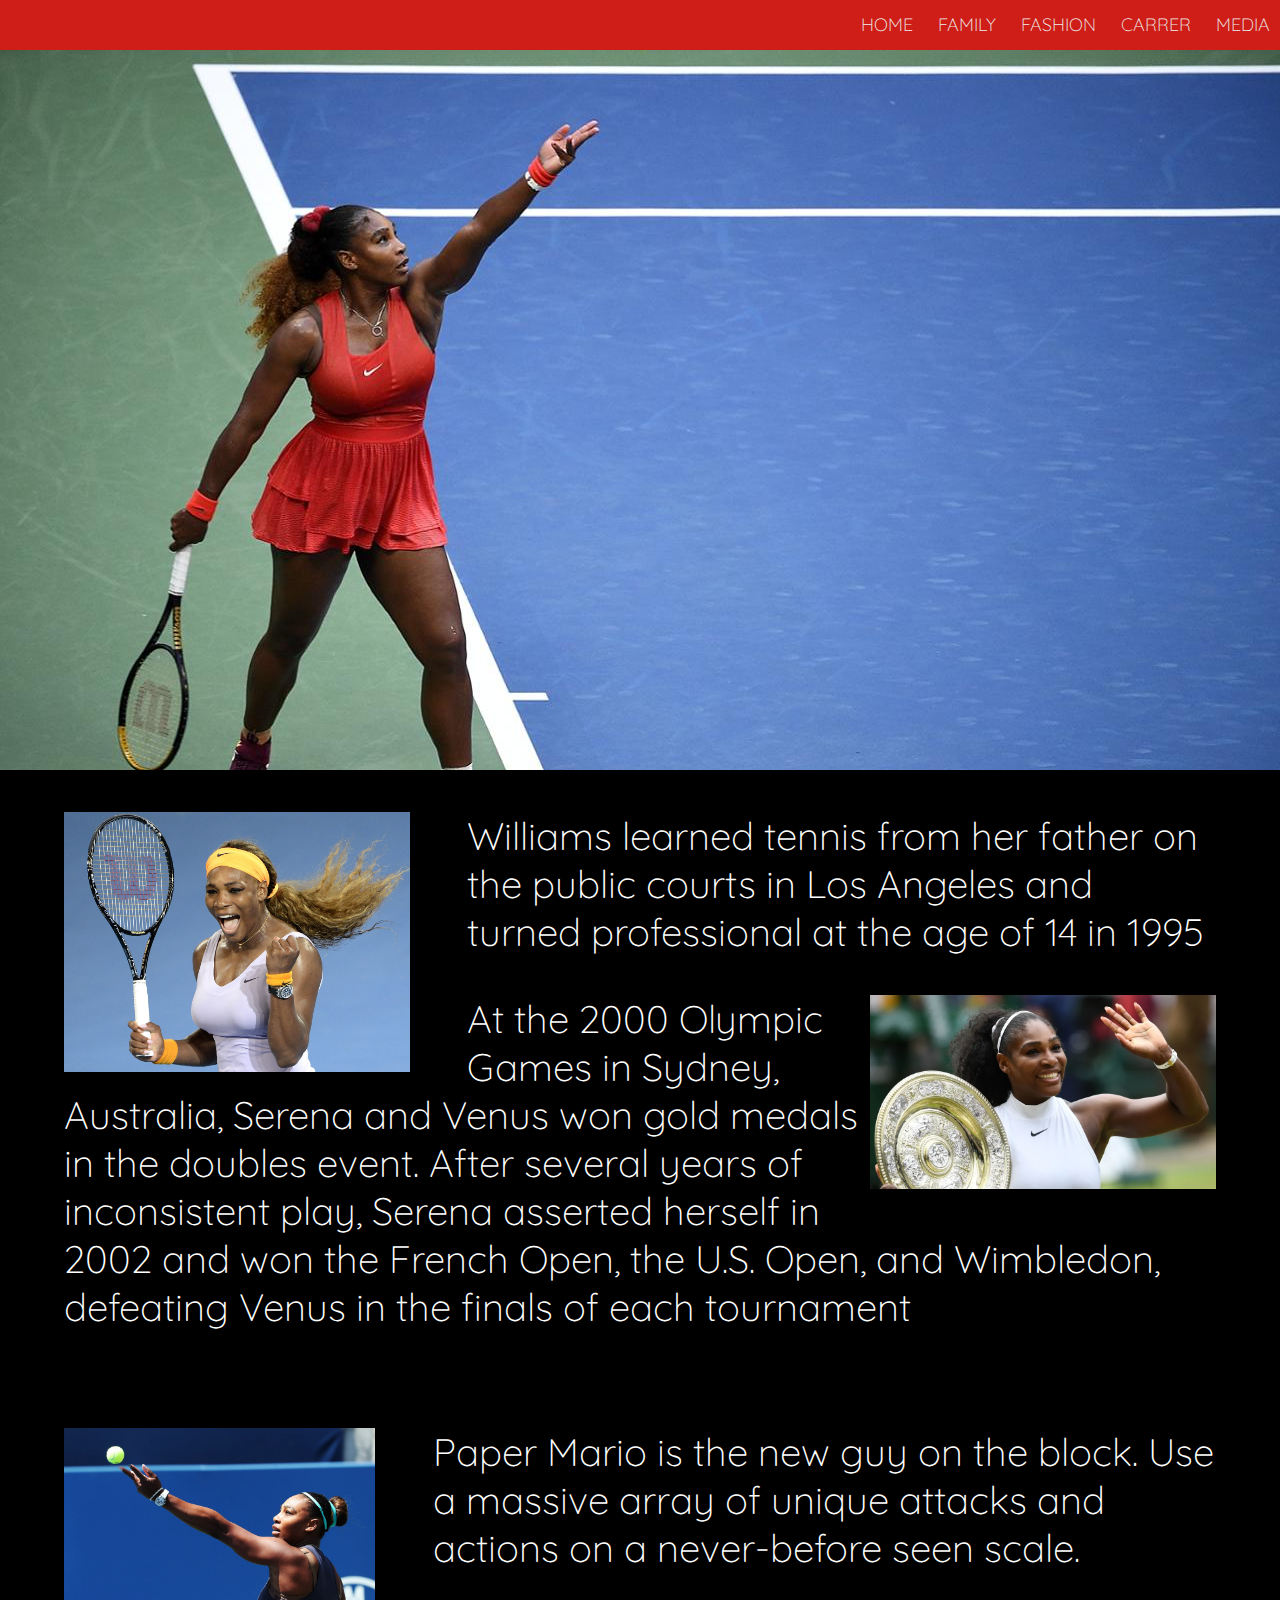
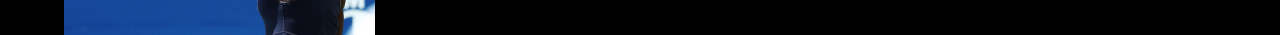
<file: carrer 2.html>
<!DOCTYPE html>
<html>
<head><title>Serena Williams</title>
<link rel="stylesheet" href="styles.css">
<meta charset="UTF-8" name="viewport" content="width=device-width, initial-scale=1">
<link rel="icon" href="images/sillhoutte.jpg">
<link rel="preconnect" href="https://fonts.googleapis.com">
<link rel="preconnect" href="https://fonts.gstatic.com" crossorigin>
<link rel="preconnect" href="https://fonts.googleapis.com">
<link rel="preconnect" href="https://fonts.gstatic.com" crossorigin>
<link rel="preconnect" href="https://fonts.googleapis.com">
<link rel="preconnect" href="https://fonts.gstatic.com" crossorigin>
<link href="https://fonts.googleapis.com/css2?family=Playfair+Display&family=Quicksand:wght@300&display=swap" rel="stylesheet">
</head>
<!DOCTYPE html>
<html>
<head><title>Serena Williams</title>
<link rel="stylesheet" href="styles.css">
<meta charset="UTF-8" name="viewport" content="width=device-width, initial-scale=1">
<link rel="icon" href="assets/mainIcon.png">
<link rel="preconnect" href="https://fonts.googleapis.com">
<link rel="preconnect" href="https://fonts.gstatic.com" crossorigin>
<link rel="preconnect" href="https://fonts.googleapis.com">
<link rel="preconnect" href="https://fonts.gstatic.com" crossorigin>
<link rel="preconnect" href="https://fonts.googleapis.com">
<link rel="preconnect" href="https://fonts.gstatic.com" crossorigin>
<link rel="preconnect" href="https://fonts.googleapis.com">
<link rel="preconnect" href="https://fonts.gstatic.com" crossorigin>
<link rel="preconnect" href="https://fonts.googleapis.com">
<link rel="preconnect" href="https://fonts.gstatic.com" crossorigin>
<link href="https://fonts.googleapis.com/css2?family=Barlow:wght@100&family=Playfair+Display&family=Quicksand:wght@300&display=swap" rel="stylesheet">
</head>
<body>
<nav>
    <div class="nav">
        <input type="checkbox" id="nav-check">
        <div class="nav-header">
          <div class="nav-title">
             
          </div>
        </div>
        <div class="nav-btn">
          <label for="nav-check">
            <span></span>
            <span></span>
            <span></span>
          </label>
        </div>
        
        <div class="nav-links">
          <a href="index.html">HOME</a>
          <a href="family.html">FAMILY</a>
          <a href="fashion.html">FASHION</a>
          <a href="carrer.html">CARRER</a>
          <a href="media.html">MEDIA</a>
        </div>
      </div>
</nav>

<img src="images/serena8.jpeg" alt="banner" class="banner">


<p><img src="images/serena1.webp" alt="battle2" class="imgLeftFloat" width="30%">
  Williams learned tennis from her father on the public courts in Los Angeles and turned professional at the age of 14 in 1995
</p>

<p><img src="images/serenatrophy.webp" alt="battle1" class ="imgRightFloat" width="30%">
  At the 2000 Olympic Games in Sydney, Australia, Serena and Venus won gold medals in the doubles event. After several years of inconsistent play, Serena asserted herself in 2002 and won the French Open, the U.S. Open, and Wimbledon, defeating Venus in the finals of each tournament
</p>

<br>

<p><img src="images/serena6.webp" alt="battle3" class="imgLeftFloat" width="27%">
  Paper Mario is the new guy on the block. Use a massive array of unique attacks and actions on a never-before seen scale.
</p>

<br>

</body>
</html>
</file>
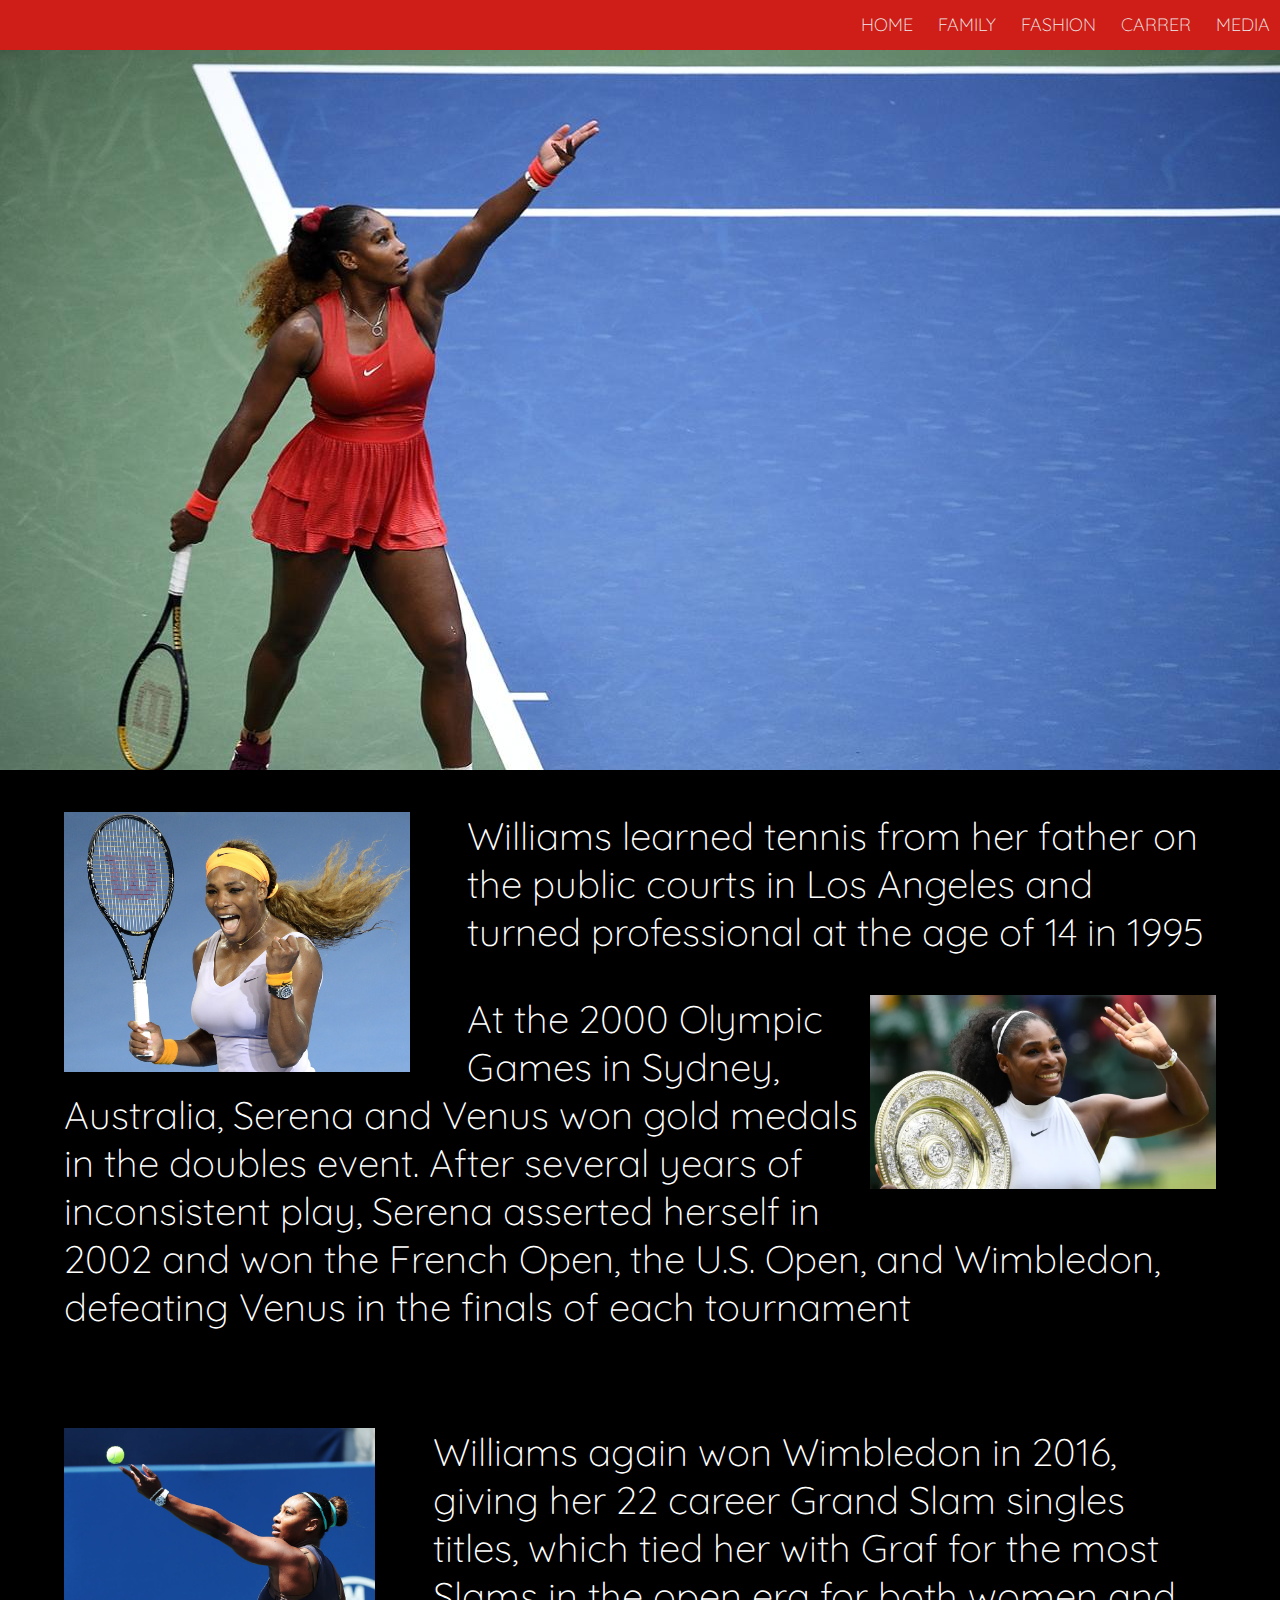
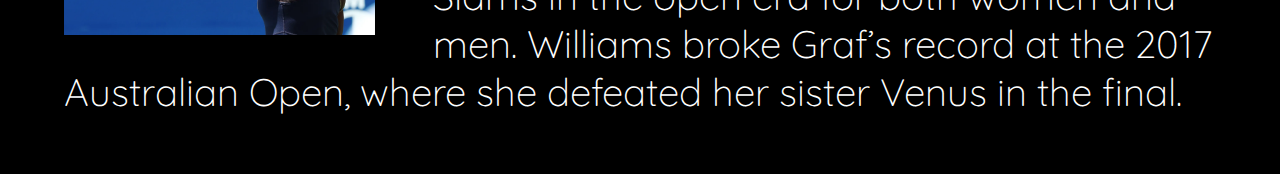
<file: carrer.html>
<!DOCTYPE html>
<html>
<head><title>Serena Williams</title>
<link rel="stylesheet" href="styles.css">
<meta charset="UTF-8" name="viewport" content="width=device-width, initial-scale=1">
<link rel="icon" href="images/sillhoutte.jpg">
<link rel="preconnect" href="https://fonts.googleapis.com">
<link rel="preconnect" href="https://fonts.gstatic.com" crossorigin>
<link rel="preconnect" href="https://fonts.googleapis.com">
<link rel="preconnect" href="https://fonts.gstatic.com" crossorigin>
<link rel="preconnect" href="https://fonts.googleapis.com">
<link rel="preconnect" href="https://fonts.gstatic.com" crossorigin>
<link href="https://fonts.googleapis.com/css2?family=Playfair+Display&family=Quicksand:wght@300&display=swap" rel="stylesheet">
</head>
<!DOCTYPE html>
<html>
<head><title>Serena Williams</title>
<link rel="stylesheet" href="styles.css">
<meta charset="UTF-8" name="viewport" content="width=device-width, initial-scale=1">
<link rel="icon" href="assets/mainIcon.png">
<link rel="preconnect" href="https://fonts.googleapis.com">
<link rel="preconnect" href="https://fonts.gstatic.com" crossorigin>
<link rel="preconnect" href="https://fonts.googleapis.com">
<link rel="preconnect" href="https://fonts.gstatic.com" crossorigin>
<link rel="preconnect" href="https://fonts.googleapis.com">
<link rel="preconnect" href="https://fonts.gstatic.com" crossorigin>
<link rel="preconnect" href="https://fonts.googleapis.com">
<link rel="preconnect" href="https://fonts.gstatic.com" crossorigin>
<link rel="preconnect" href="https://fonts.googleapis.com">
<link rel="preconnect" href="https://fonts.gstatic.com" crossorigin>
<link href="https://fonts.googleapis.com/css2?family=Barlow:wght@100&family=Playfair+Display&family=Quicksand:wght@300&display=swap" rel="stylesheet">
</head>
<body>
<nav>
    <div class="nav">
        <input type="checkbox" id="nav-check">
        <div class="nav-header">
          <div class="nav-title">
             
          </div>
        </div>
        <div class="nav-btn">
          <label for="nav-check">
            <span></span>
            <span></span>
            <span></span>
          </label>
        </div>
        
        <div class="nav-links">
          <a href="index.html">HOME</a>
          <a href="family.html">FAMILY</a>
          <a href="fashion.html">FASHION</a>
          <a href="carrer.html">CARRER</a>
          <a href="media.html">MEDIA</a>
        </div>
      </div>
</nav>

<img src="images/serena8.jpeg" alt="banner" class="banner">


<p><img src="images/serena1.webp" alt="battle2" class="imgLeftFloat" width="30%">
  Williams learned tennis from her father on the public courts in Los Angeles and turned professional at the age of 14 in 1995
</p>

<p><img src="images/serenatrophy.webp" alt="battle1" class ="imgRightFloat" width="30%">
  At the 2000 Olympic Games in Sydney, Australia, Serena and Venus won gold medals in the doubles event. After several years of inconsistent play, Serena asserted herself in 2002 and won the French Open, the U.S. Open, and Wimbledon, defeating Venus in the finals of each tournament
</p>

<br>

<p><img src="images/serena6.webp" alt="battle3" class="imgLeftFloat" width="27%">
  Williams again won Wimbledon in 2016, giving her 22 career Grand Slam singles titles, which tied her with Graf for the most Slams in the open era for both women and men. Williams broke Graf’s record at the 2017 Australian Open, where she defeated her sister Venus in the final.
</p>

<br>

</body>
</html>
</file>
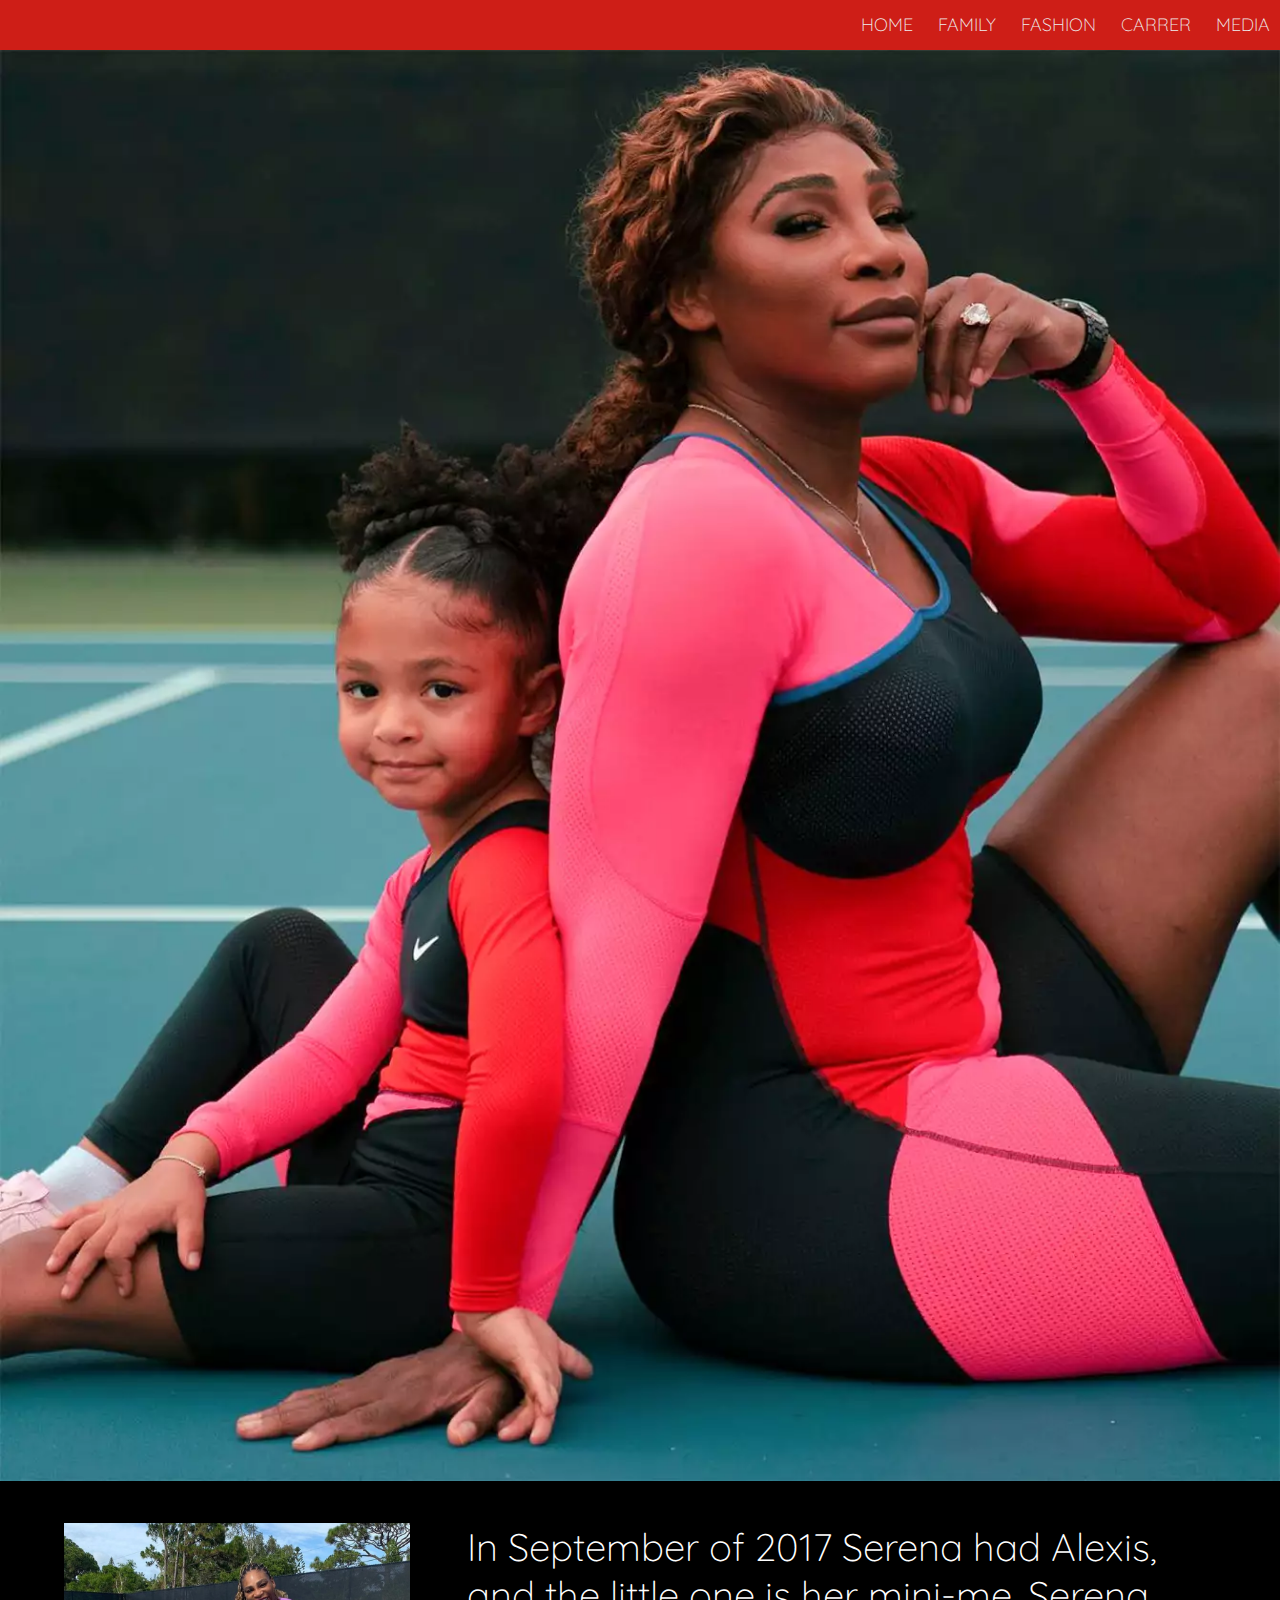
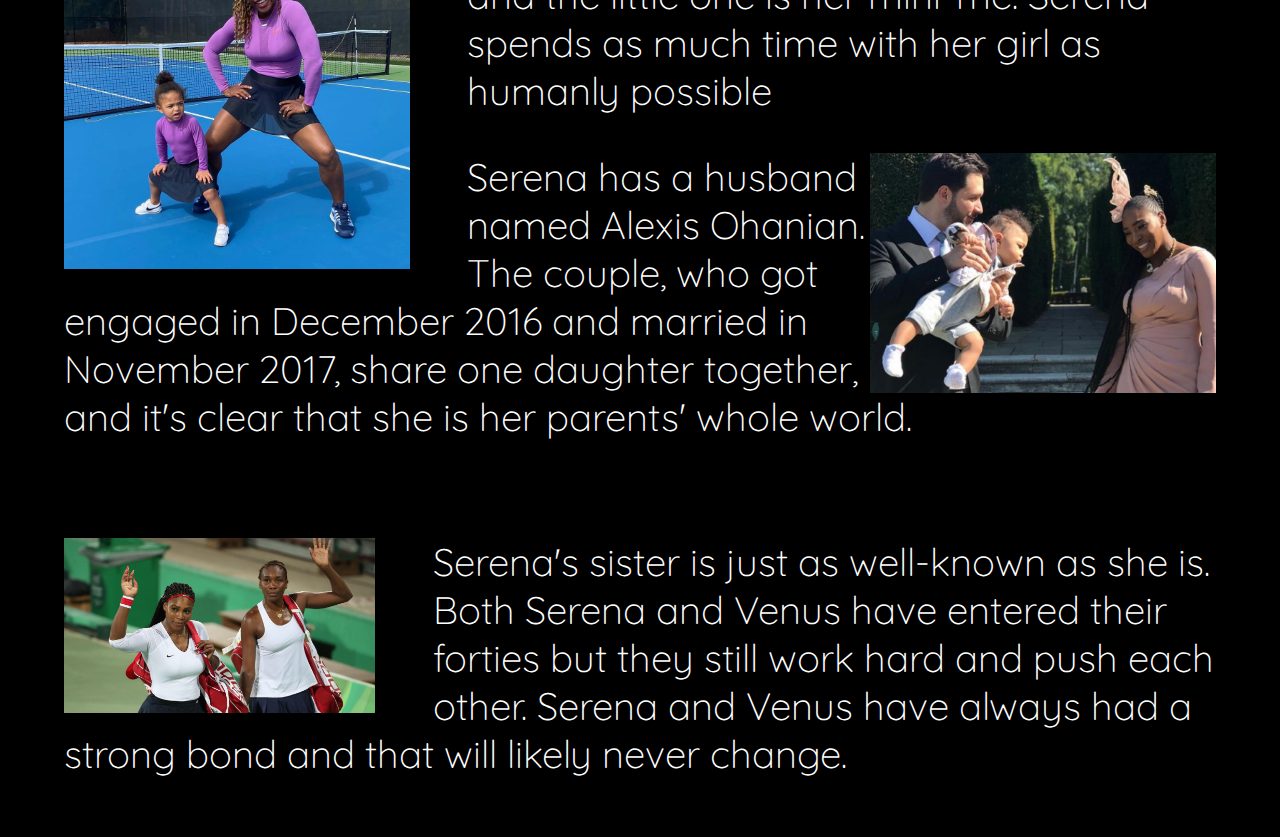
<file: family.html>
<!DOCTYPE html>
<html>
<head><title>Serena Williams</title>
<link rel="stylesheet" href="styles.css">
<meta charset="UTF-8" name="viewport" content="width=device-width, initial-scale=1">
<link rel="icon" href="images/sillhoutte.jpg">
<link rel="preconnect" href="https://fonts.googleapis.com">
<link rel="preconnect" href="https://fonts.gstatic.com" crossorigin>
<link rel="preconnect" href="https://fonts.googleapis.com">
<link rel="preconnect" href="https://fonts.gstatic.com" crossorigin>
<link rel="preconnect" href="https://fonts.googleapis.com">
<link rel="preconnect" href="https://fonts.gstatic.com" crossorigin>
<link rel="preconnect" href="https://fonts.googleapis.com">
<link rel="preconnect" href="https://fonts.gstatic.com" crossorigin>
<link rel="preconnect" href="https://fonts.googleapis.com">
<link rel="preconnect" href="https://fonts.gstatic.com" crossorigin>
<link href="https://fonts.googleapis.com/css2?family=Barlow:wght@100&family=Playfair+Display&family=Quicksand:wght@300&display=swap" rel="stylesheet">
</head>
<body>
<nav>
    <div class="nav">
        <input type="checkbox" id="nav-check">
        <div class="nav-header">
          <div class="nav-title">
             
          </div>
        </div>
        <div class="nav-btn">
          <label for="nav-check">
            <span></span>
            <span></span>
            <span></span>
          </label>
        </div>
        
        <div class="nav-links">
          <a href="index.html">HOME</a>
          <a href="family.html">FAMILY</a>
          <a href="fashion.html">FASHION</a>
          <a href="carrer.html">CARRER</a>
          <a href="media.html">MEDIA</a>
        </div>
      </div>
</nav>

<img src="images/serena9.webp" alt="banner" class="banner">


<p><img src="images/serenafam4.webp" alt="battle2" class="imgLeftFloat" width="30%">
  In September of 2017 Serena had Alexis, and the little one is her mini-me. Serena spends as much time with her girl as humanly possible
</p>

<p><img src="images/serenafam3.jpeg" alt="battle1" class ="imgRightFloat" width="30%">
    Serena has a husband named Alexis Ohanian. The couple, who got engaged in December 2016 and married in November 2017, share one daughter together, and it's clear that she is her parents' whole world.
</p>

<br>

<p><img src="images/venusandserena.jpeg" alt="battle3" class="imgLeftFloat" width="27%">
  Serena's sister is just as well-known as she is. Both Serena and Venus have entered their forties but they still work hard and push each other. Serena and Venus have always had a strong bond and that will likely never change.
</p>

<br>

</body>
</html>
</file>
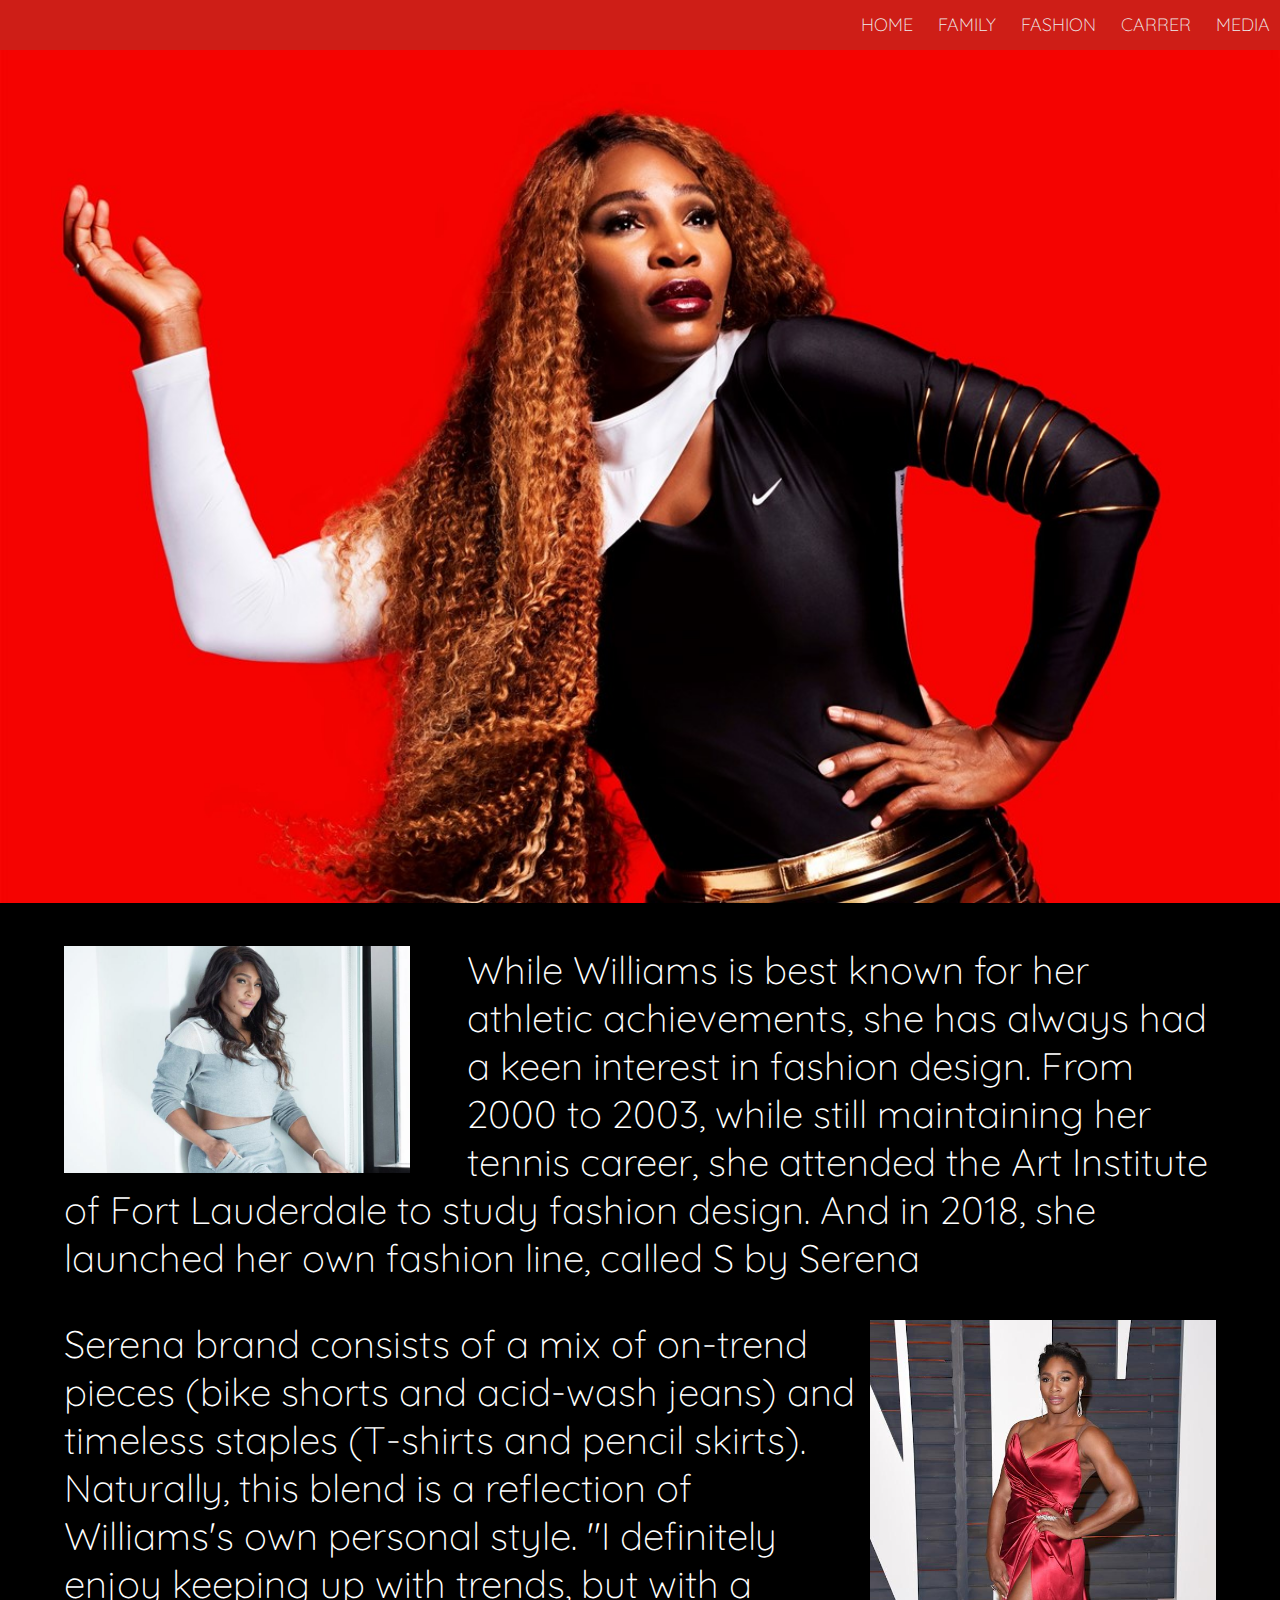
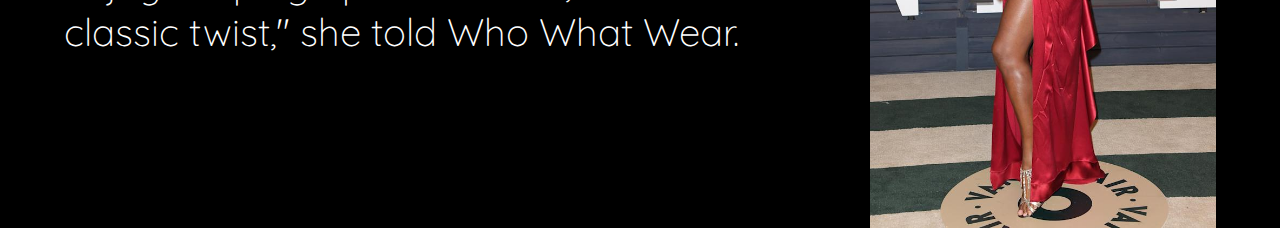
<file: fashion.html>
<!DOCTYPE html>
<html>
<head><title>Serena Williams</title>
<link rel="stylesheet" href="styles.css">
<meta charset="UTF-8" name="viewport" content="width=device-width, initial-scale=1">
<link rel="icon" href="images/sillhoutte.jpg">
<link rel="preconnect" href="https://fonts.googleapis.com">
<link rel="preconnect" href="https://fonts.gstatic.com" crossorigin>
<link rel="preconnect" href="https://fonts.googleapis.com">
<link rel="preconnect" href="https://fonts.gstatic.com" crossorigin>
<link rel="preconnect" href="https://fonts.googleapis.com">
<link rel="preconnect" href="https://fonts.gstatic.com" crossorigin>
<link rel="preconnect" href="https://fonts.googleapis.com">
<link rel="preconnect" href="https://fonts.gstatic.com" crossorigin>
<link rel="preconnect" href="https://fonts.googleapis.com">
<link rel="preconnect" href="https://fonts.gstatic.com" crossorigin>
<link href="https://fonts.googleapis.com/css2?family=Barlow:wght@100&family=Playfair+Display&family=Quicksand:wght@300&display=swap" rel="stylesheet">
</head>
<body>
<nav>
    <div class="nav">
        <input type="checkbox" id="nav-check">
        <div class="nav-header">
          <div class="nav-title">
             
          </div>
        </div>
        <div class="nav-btn">
          <label for="nav-check">
            <span></span>
            <span></span>
            <span></span>
          </label>
        </div>
        
        <div class="nav-links">
          <a href="index.html">HOME</a>
          <a href="family.html">FAMILY</a>
          <a href="fashion.html">FASHION</a>
          <a href="carrer.html">CARRER</a>
          <a href="media.html">MEDIA</a>
        </div>
      </div>
</nav>

<img src="images/serenafashion3.jpeg" alt="banner" class="banner">


<p><img src="images/serenafashion1.jpeg" alt="battle2" class="imgLeftFloat" width="30%">
  While Williams is best known for her athletic achievements, she has always had a keen interest in fashion design. From 2000 to 2003, while still maintaining her tennis career, she attended the Art Institute of Fort Lauderdale to study fashion design. And in 2018, she launched her own fashion line, called S by Serena
</p>

<p><img src="images/serenafashion2.jpeg" alt="battle1" class ="imgRightFloat" width="30%">
  Serena brand consists of a mix of on-trend pieces (bike shorts and acid-wash jeans) and timeless staples (T-shirts and pencil skirts). Naturally, this blend is a reflection of Williams's own personal style. "I definitely enjoy keeping up with trends, but with a classic twist," she told Who What Wear. 
</p>

<br>


<br>

</body>
</html>
</file>
<file: styles.css>
*{
    box-sizing: border-box;
}
  
body{
    margin: 0px;
    font-family: 'Quicksand', sans-serif;
    background-color: black;
}

h1{
    text-align:center;
    font-size: 4vw;
    font-weight:lighter;
    color: white;
}

p{
    font-size: 3vw;
    padding-left: 5%;
    padding-right: 5%;
    color:white;
    font-family: 'Quicksand', sans-serif;
    font-weight:lighter;
}

ul{
    font-size: 2.5vw;
    padding-left: 5%;
    padding-right: 5%;
}

hr{
    height: 8px;
    background-color:#F94A88;
    align-content: right;

}

.footer{
    left: 0;
    bottom: 0;
    width: 100%;
    background-color: #bebebe;
    color: black;
    text-align: center;
}

.banner{
  width: 100%;
  height: auto;
}

.imgLeftFloat{
  float: left;
  margin-right: 5%;
  height: auto;
}

.imgRightFloat{
   float: right;
   height: auto;
}

blockquote{
   font-size: 3.5vw;
   align-content: center;
   text-align: center;
}

.centerText{
  align-content: center;
  text-align: center;
  font-size: 2.75vw;
}

/*Socials*/
.fa {
    padding: 20px;
    font-size: 30px;
    width: 100px;
    text-align: center;
    text-decoration: none;
    display: flex;
    align-items: center;
}
  
.fa:hover {
    opacity: 0.7;
}
  
/* Facebook */
.fa-facebook {
    background: #3B5998;
    color: white;
}
  
/* Twitter */
.fa-twitter {
    background: #55ACEE;
    color: white;
}

/* Instagram*/
.fa-instagram {
    background: #D34B80;
    color: white;
}

  
/*navbar*/
.nav {
    height: 50px;
    width: 100%;
    background-color: #CE1E17;
    position: relative;
}
  
.nav > .nav-header {
    display: inline;
}
  
.nav > .nav-header > .nav-title {
    display: inline-block;
    font-size: 22px;
    color: #fff;
    padding: 10px 10px 10px 10px;
}
  
.nav > .nav-btn {
    display: none;
}
  
.nav > .nav-links {
    display: inline;
    float: right;
    font-size: 18px;
}
  
.nav > .nav-links > a {
    display: inline-block;
    padding: 13px 10px 13px 10px;
    text-decoration: none;
    color: #efefef;
    font-family: 'Quicksand', sans-serif;
    font-weight:lighter
}
  
.nav > .nav-links > a:hover {
    background-color: rgba(0, 0, 0, 0.3);
}
  
.nav > #nav-check {
    display: none;
}
/*media query*/
@media (max-width:600px) { 
    .nav > .nav-btn {
      display: inline-block;
      position: absolute;
      right: 0px;
      top: 0px;
    }
    .nav > .nav-btn > label {
      display: inline-block;
      width: 50px;
      height: 50px;
      padding: 13px;
    }
    .nav > .nav-btn > label:hover,.nav  #nav-check:checked ~ .nav-btn > label {
      background-color: rgba(0, 0, 0, 0.3);
    }
    .nav > .nav-btn > label > span {
      display: block;
      width: 25px;
      height: 10px;
      border-top: 2px solid #eee;
    }
    .nav > .nav-links {
      position: absolute;
      display: block;
      width: 100%;
      background-color: #da812d;
      height: 0px;
      transition: all 0.3s ease-in;
      overflow-y: hidden;
      top: 50px;
      left: 0px;
    }
    .nav > .nav-links > a {
      display: block;
      width: 100%;
    }
    .nav > #nav-check:not(:checked) ~ .nav-links {
      height: 0px;
    }
    .nav > #nav-check:checked ~ .nav-links {
      height: calc(100vh - 50px);
      overflow-y: auto;
    }
  }
</file>
